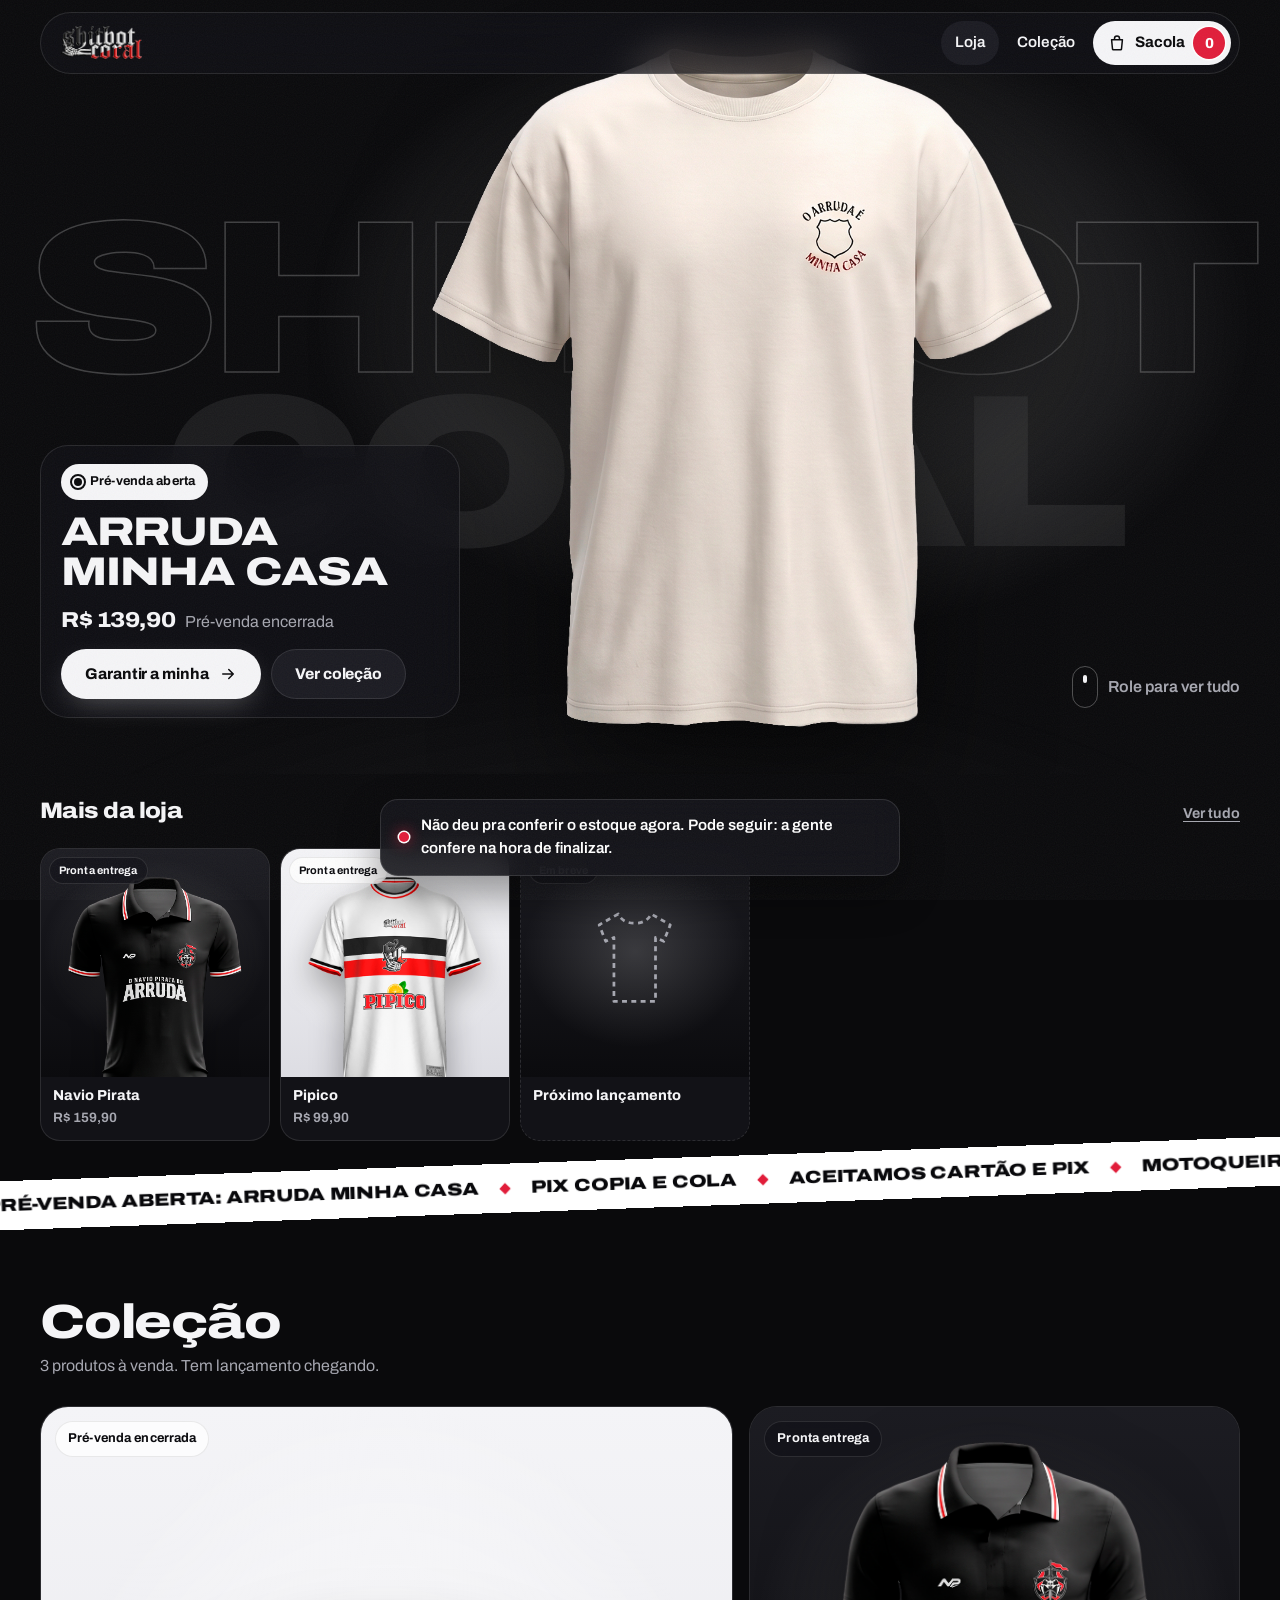
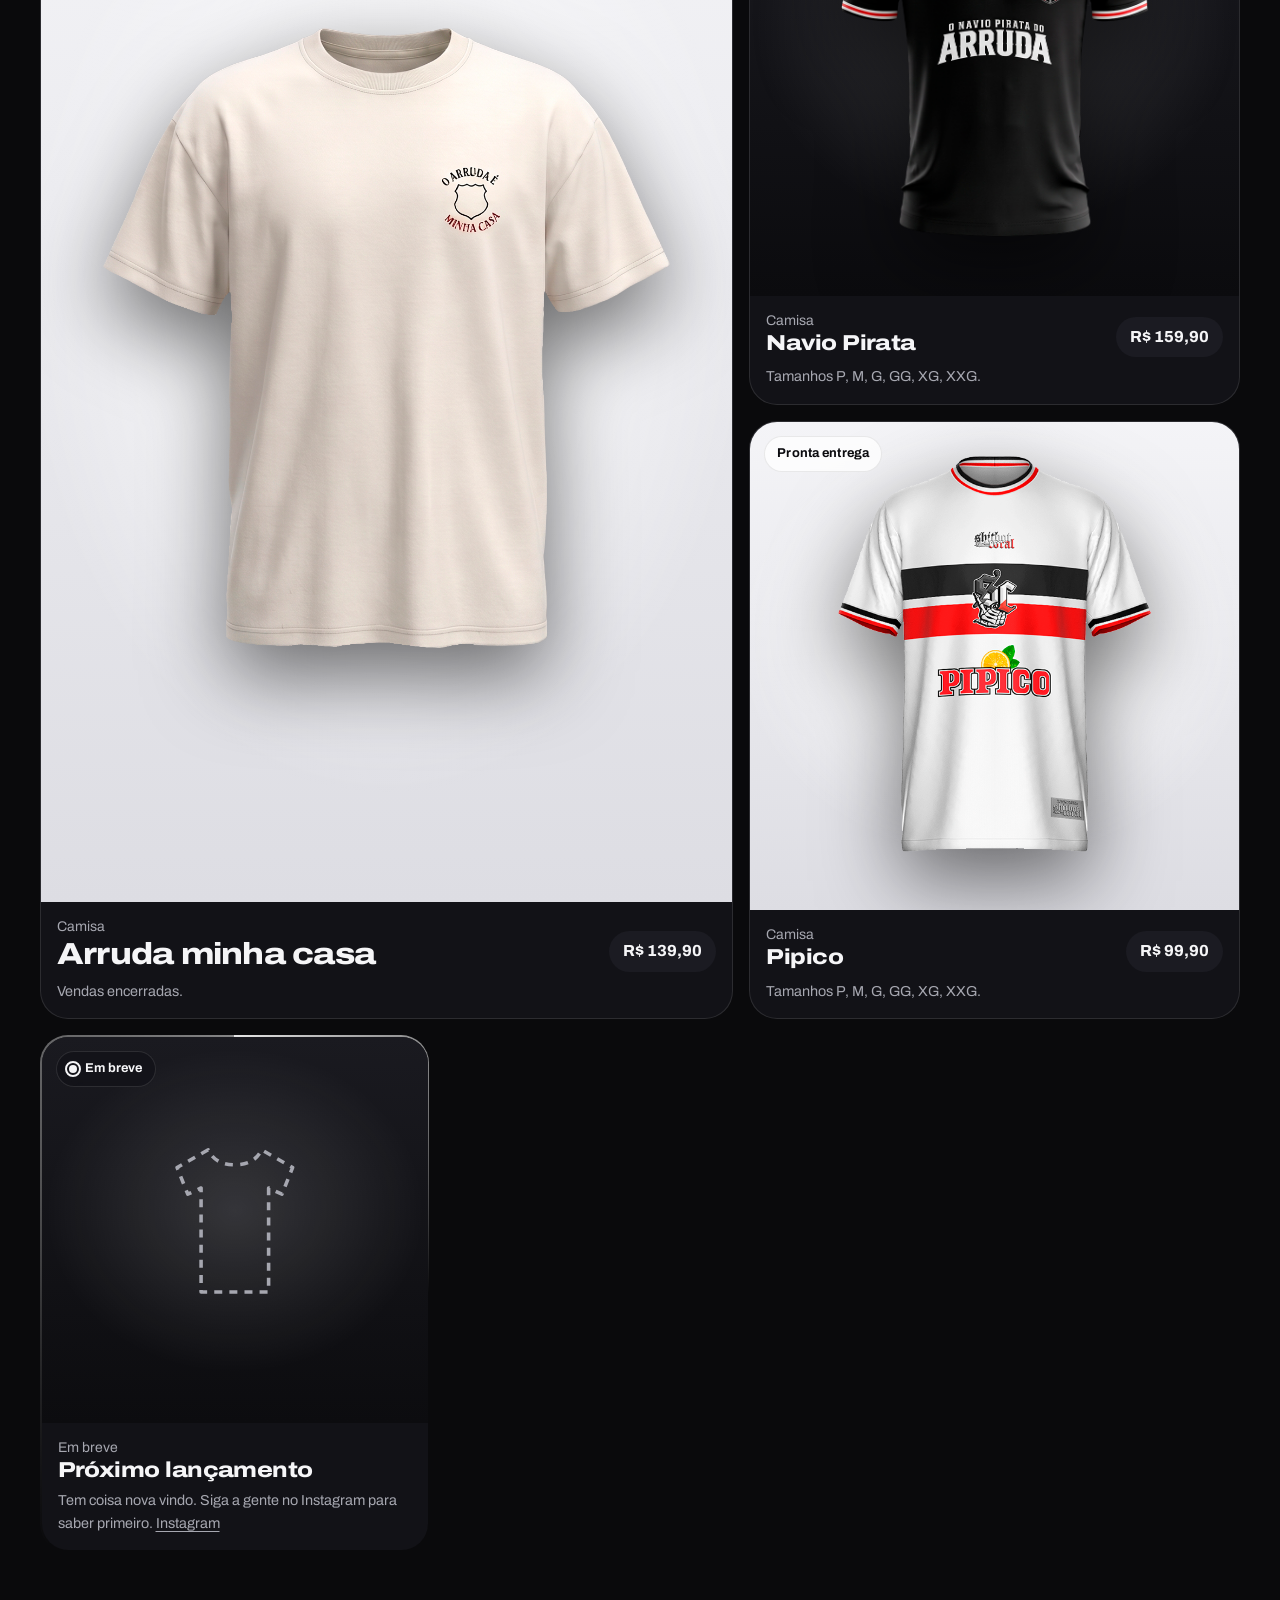
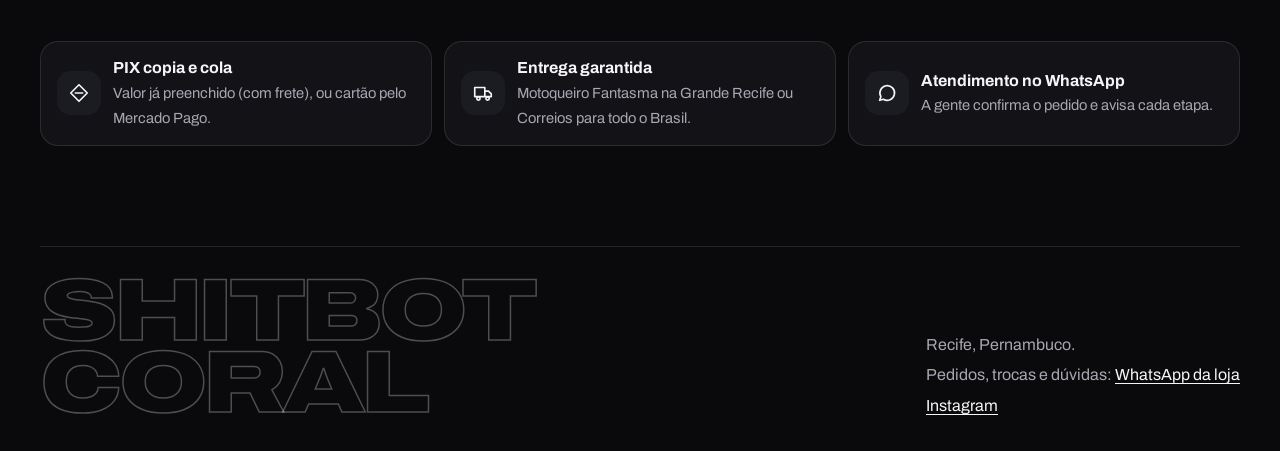
<file: loja/index.html>
<!DOCTYPE html>
<html lang="pt-BR">
<head>
  <meta charset="UTF-8">
  <meta name="viewport" content="width=device-width, initial-scale=1, viewport-fit=cover">
  <title>Loja | Shitbot Coral</title>
  <meta name="description" content="Loja oficial da Shitbot Coral. Camisas de pronta entrega e pré-venda, com pagamento por PIX ou cartão.">
  <meta name="theme-color" content="#08080B">
  <meta name="color-scheme" content="dark light">
  <meta property="og:title" content="Loja | Shitbot Coral">
  <meta property="og:description" content="Camisas de pronta entrega e pré-venda. PIX ou cartão.">
  <meta property="og:image" content="https://shitbotcoral.com.br/loja/produtos/navio-pirata/1.png">
  <!-- ?v=6.8 nos arquivos abaixo: quando mudar algum, troque o número para o celular não usar a versão velha guardada -->
  <link rel="icon" href="img/sclogo.png" type="image/png">
  <link rel="preload" href="fontes/archivo-latin-wdth-normal.woff2" as="font" type="font/woff2" crossorigin>
  <!-- adianta a conexão com a planilha (o estoque chega mais rápido) -->
  <link rel="preconnect" href="https://script.google.com">
  <link rel="preconnect" href="https://script.googleusercontent.com" crossorigin>
  <link rel="stylesheet" href="css/loja.css?v=6.8">
</head>
<body data-tema="escuro">
  <a class="pular" href="#conteudo">Pular para o conteúdo</a>

  <header class="topo" id="topo">
    <div class="topo-pilula">
      <a class="marca" href="#/" aria-label="Shitbot Coral, ir para o início da loja">
        <img class="marca-logo" src="img/logo.png" alt="" width="120" height="36">
        <span class="marca-txt">Shitbot <b>Coral</b></span>
      </a>
      <nav class="topo-nav" aria-label="Principal">
        <a href="#/" class="topo-link" data-rota="vitrine" data-t="topo.loja">Loja</a>
        <a href="#/" class="topo-link" data-ir="colecao" data-t="topo.colecao">Coleção</a>
        <button type="button" class="sacola-btn" id="sacola-btn" aria-haspopup="dialog" aria-controls="sacola" aria-expanded="false">
          <svg viewBox="0 0 24 24" width="20" height="20" aria-hidden="true" focusable="false"><path d="M5.5 8h13l-1.1 11.2a1 1 0 0 1-1 .8H7.6a1 1 0 0 1-1-.8L5.5 8Z" fill="none" stroke="currentColor" stroke-width="1.8" stroke-linejoin="round"/><path d="M9 8V6.5a3 3 0 0 1 6 0V8" fill="none" stroke="currentColor" stroke-width="1.8"/></svg>
          <span class="sacola-rot" data-t="topo.sacola">Sacola</span>
          <span class="sacola-qtd" id="sacola-qtd" aria-label="0 itens">0</span>
        </button>
      </nav>
    </div>
  </header>

  <main id="conteudo" tabindex="-1"></main>

  <footer class="rodape">
    <div class="rodape-in">
      <div class="rodape-marca" aria-hidden="true">Shitbot<br>Coral</div>
      <div class="rodape-col">
        <p data-t="rodape.cidade">Recife, Pernambuco.</p>
        <p><span data-t="rodape.contato">Pedidos, trocas e dúvidas:</span> <a class="js-whats" href="#" data-t="rodape.whatsapp">WhatsApp da loja</a></p>
        <p><a class="js-insta" href="#" data-t="rodape.instagram">Instagram</a></p>
      </div>
    </div>
  </footer>

  <!-- Sacola: gaveta lateral no computador, folha de baixo no celular -->
  <div class="veu" id="veu" hidden></div>
  <div class="sacola" id="sacola" role="dialog" aria-modal="true" aria-labelledby="sacola-titulo" hidden>
    <div class="sacola-alca" aria-hidden="true"></div>
    <div class="sacola-topo">
      <h2 id="sacola-titulo" data-t="sacola.titulo">Sacola</h2>
      <button type="button" class="btn-icone" id="sacola-fechar" aria-label="Fechar sacola">
        <svg viewBox="0 0 24 24" width="20" height="20" aria-hidden="true" focusable="false"><path d="M6 6l12 12M18 6 6 18" stroke="currentColor" stroke-width="2" stroke-linecap="round"/></svg>
      </button>
    </div>
    <div class="sacola-corpo" id="sacola-corpo"></div>
    <div class="sacola-pe" id="sacola-pe"></div>
  </div>

  <!-- Avisos: lidos pelo leitor de tela e mostrados na tela -->
  <div class="avisos" id="avisos" role="status" aria-live="polite" aria-atomic="true"></div>

  <noscript><p class="sem-js">A loja precisa do JavaScript ligado para funcionar. Se preferir, chame a gente no WhatsApp: (81) 99446-5372.</p></noscript>

  <script src="js/config.js?v=6.8"></script>
  <script src="js/textos.js?v=6.8"></script>
  <script src="js/produtos.js?v=6.8"></script>
  <script src="js/vendor/qrcode.js?v=6.8"></script>
  <script src="js/app.js?v=6.8"></script>
</body>
</html>
</file>
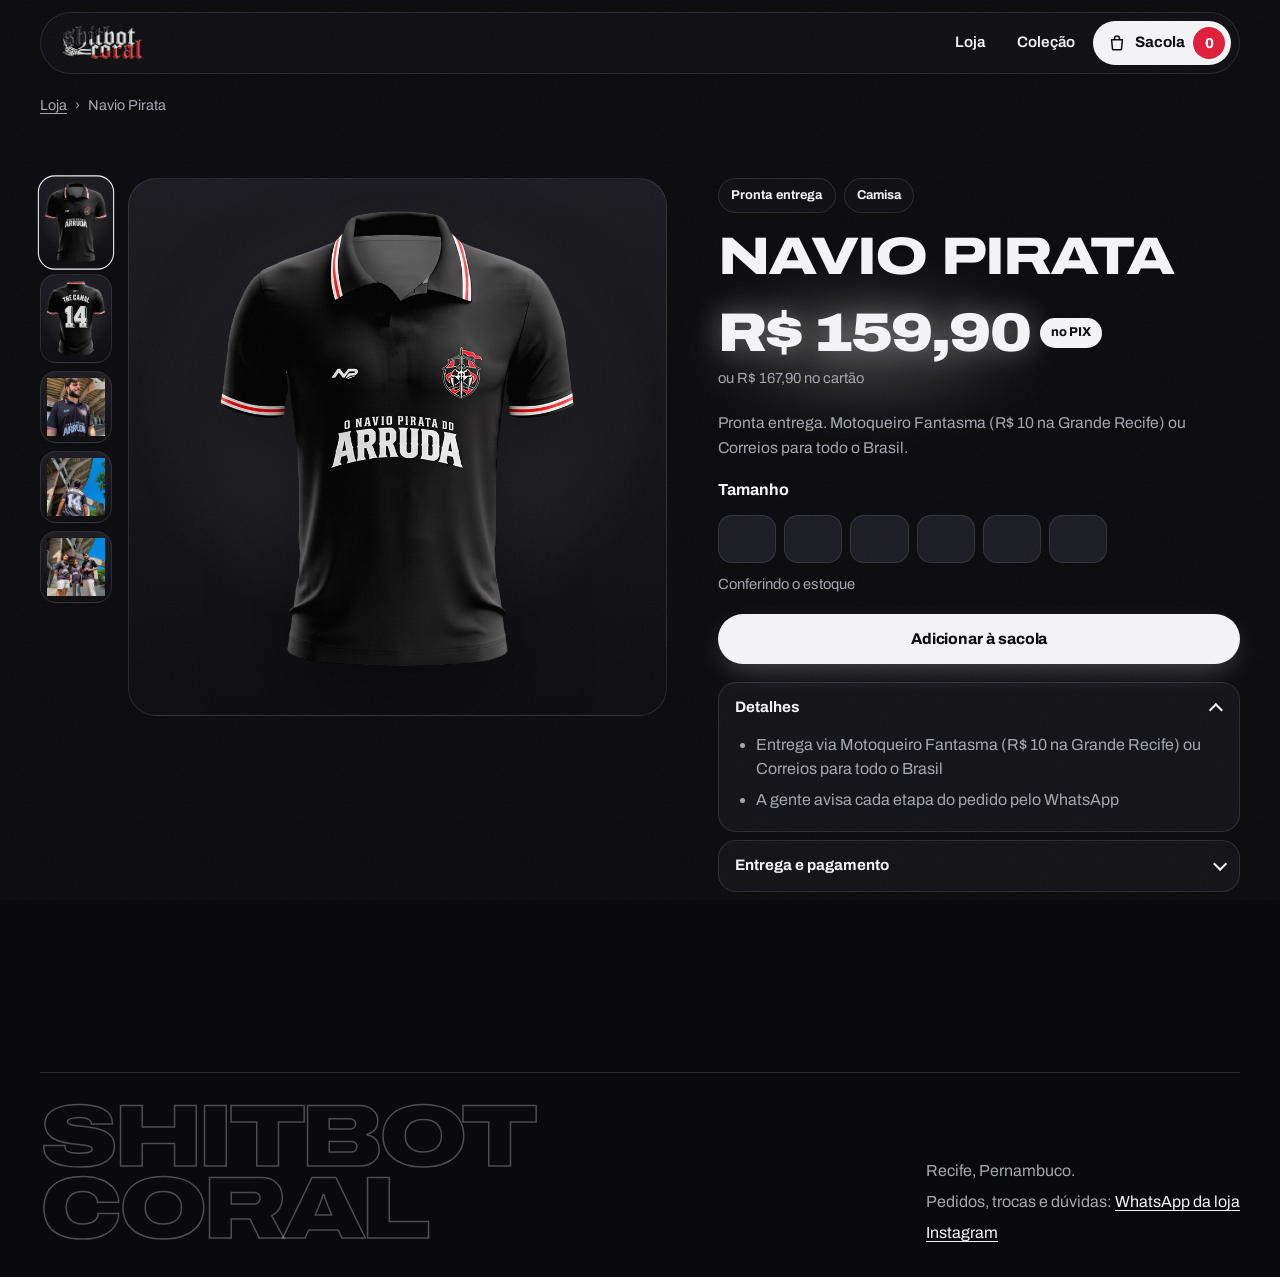
<file: loja/navio-pirata.html>
<!DOCTYPE html>
<html lang="pt-BR">
<head>
  <meta charset="UTF-8">
  <meta name="viewport" content="width=device-width, initial-scale=1">
  <title>Navio Pirata do Arruda | Shitbot Coral</title>
  <!-- Endereço antigo: leva para a página nova do produto -->
  <meta http-equiv="refresh" content="0; url=index.html#/p/navio-pirata">
  <script>location.replace("index.html#/p/navio-pirata");</script>
</head>
<body>
  <p>A loja mudou de endereço. <a href="index.html#/p/navio-pirata">Ir para a Navio Pirata do Arruda</a>.</p>
</body>
</html>
</file>
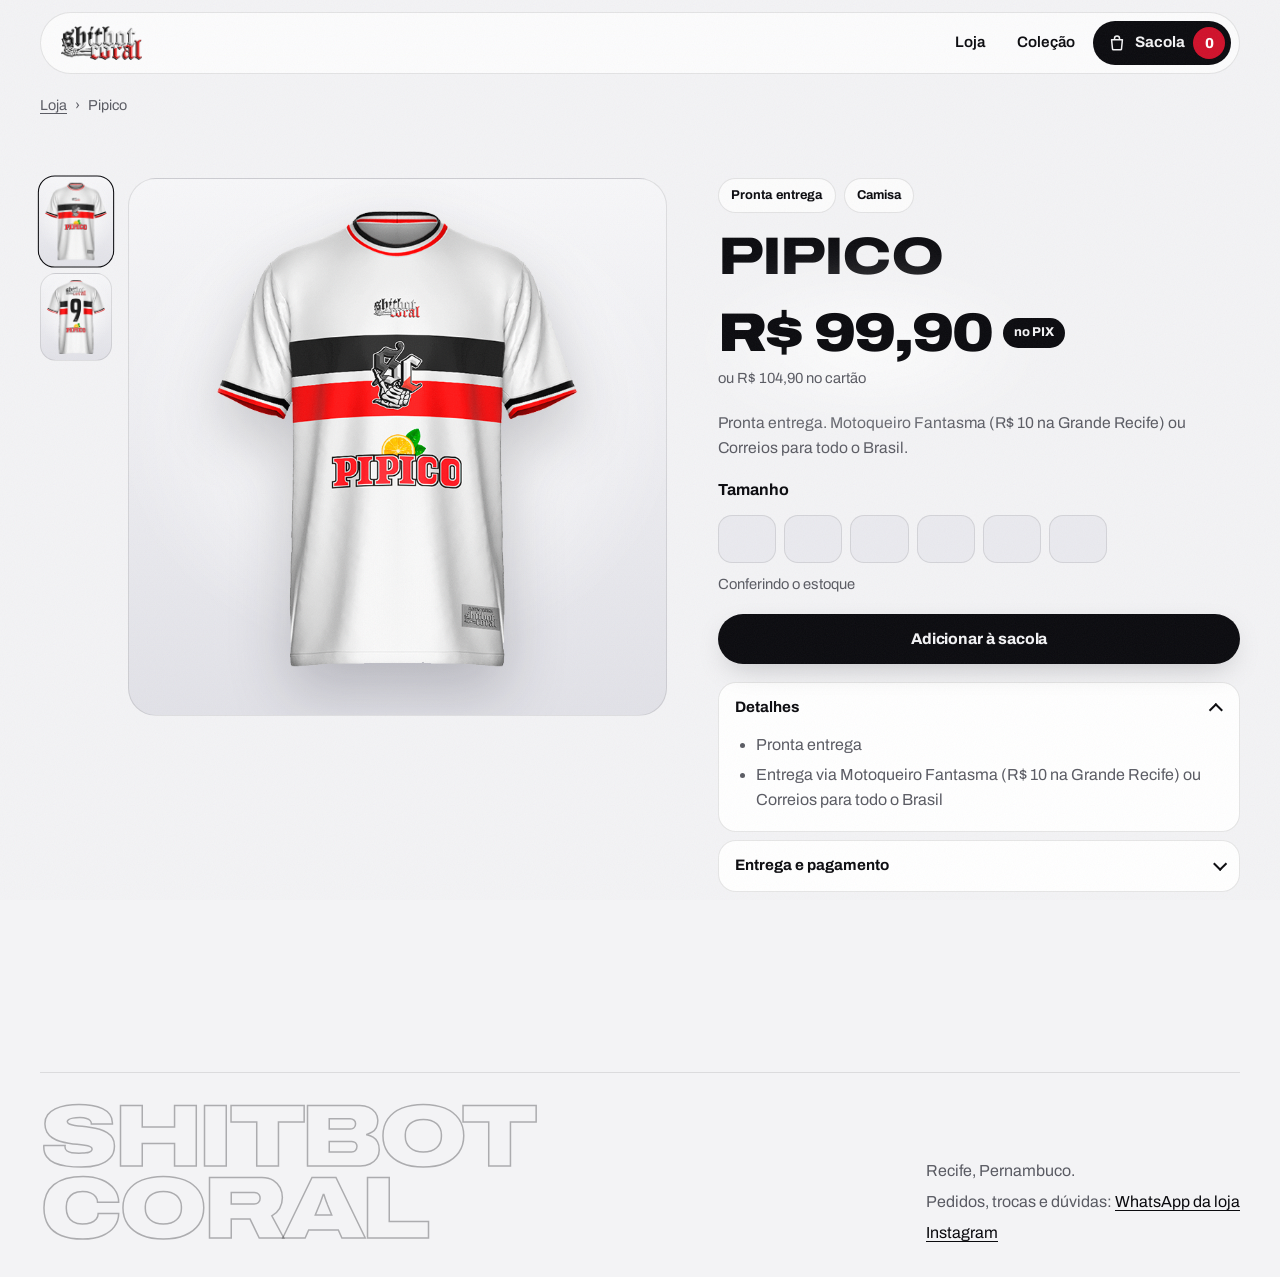
<file: loja/pipico.html>
<!DOCTYPE html>
<html lang="pt-BR">
<head>
  <meta charset="UTF-8">
  <meta name="viewport" content="width=device-width, initial-scale=1">
  <title>Camisa Pipico | Shitbot Coral</title>
  <!-- Endereço antigo: leva para a página nova do produto -->
  <meta http-equiv="refresh" content="0; url=index.html#/p/pipico">
  <script>location.replace("index.html#/p/pipico");</script>
</head>
<body>
  <p>A loja mudou de endereço. <a href="index.html#/p/pipico">Ir para a Camisa Pipico</a>.</p>
</body>
</html>
</file>
<file: loja/css/loja.css>
/* ==========================================================================
   SHITBOT CORAL — Loja (v2: noite de jogo)
   Escuro por padrão, palco claro para produtos de tema "claro".
   Regra da marca: vermelho não encosta direto no preto (contorno branco).
   Acessibilidade conforme ABNT NBR 17225:2025.
   ========================================================================== */

@font-face {
  font-family: "Archivo";
  src: url("../fontes/archivo-latin-wdth-normal.woff2") format("woff2");
  font-weight: 100 900;
  font-stretch: 62% 125%;
  font-display: swap;
}

:root {
  --f: "Archivo", system-ui, -apple-system, "Segoe UI", Roboto, sans-serif;
  --r-g: 28px;
  --r-m: 18px;
  --r-p: 12px;
  --gutter: clamp(16px, 4vw, 40px);
  --max: 1280px;
  --mola: cubic-bezier(.34, 1.56, .64, 1);
  --suave: cubic-bezier(.22, 1, .36, 1);
  --branco: #FFFFFF;
  --preto: #08080B;
  --verde: #22C55E;
  --whats: #128C4B;
}

/* Tema escuro (padrão) */
[data-tema="escuro"] {
  --fundo: #0A0A0C;
  --sup: #121217;
  --sup-2: #1B1B22;
  --sup-3: #26262F;
  --vidro: rgba(18, 18, 23, .66);
  --linha: rgba(255, 255, 255, .11);
  --linha-forte: rgba(255, 255, 255, .28);
  --texto: #F5F5F7;
  --texto-2: #A6A7B0;          /* 8,4:1 sobre o fundo */
  --coral: #E11D3A;            /* texto branco sobre ele: 6:1 */
  --coral-brilho: rgba(225, 29, 58, .45);
  --anel-coral: 0 0 0 1.5px rgba(255, 255, 255, .9);   /* vermelho nunca encosta no preto */
  --foco: #FFFFFF;
  --palco: radial-gradient(70% 60% at 50% 45%, rgba(255, 255, 255, .14), transparent 70%), linear-gradient(180deg, #1A1A20, #0C0C0F);
  --sombra-foto: drop-shadow(0 30px 40px rgba(0, 0, 0, .55));
  --brilho: rgba(255, 255, 255, .35);
  color-scheme: dark;
}

/* Tema claro (palco do Pipico) */
[data-tema="claro"] {
  --fundo: #F3F3F5;
  --sup: #FFFFFF;
  --sup-2: #EAEAEF;
  --sup-3: #DCDCE3;
  --vidro: rgba(255, 255, 255, .72);
  --linha: rgba(10, 10, 14, .1);
  --linha-forte: rgba(10, 10, 14, .3);
  --texto: #0B0B0F;
  --texto-2: #5A5B63;          /* 6,4:1 sobre o fundo */
  --coral: #D0112B;            /* 5,4:1 sobre branco */
  --coral-brilho: rgba(208, 17, 43, .28);
  --anel-coral: 0 0 0 0 transparent;
  --foco: #0B0B0F;
  --palco: radial-gradient(70% 60% at 50% 45%, #FFFFFF, transparent 75%), linear-gradient(180deg, #F7F7F9, #E2E2E8);
  --sombra-foto: drop-shadow(0 26px 30px rgba(20, 20, 30, .22));
  --brilho: rgba(10, 10, 14, .25);
  color-scheme: light;
}

*, *::before, *::after { box-sizing: border-box; }
html { -webkit-text-size-adjust: 100%; scroll-padding-top: 96px; overflow-x: clip; }
body { overflow-x: clip; }
body {
  margin: 0; min-height: 100vh; display: flex; flex-direction: column;
  background: var(--fundo); color: var(--texto);
  font-family: var(--f); font-size: 1rem; line-height: 1.55; font-stretch: 100%;
  -webkit-font-smoothing: antialiased;
  transition: background-color .5s var(--suave), color .5s var(--suave);
}
img { max-width: 100%; display: block; }
a { color: inherit; text-underline-offset: .2em; }
button, input { font: inherit; color: inherit; }
button { cursor: pointer; -webkit-tap-highlight-color: transparent; }
h1, h2, h3 { margin: 0; font-stretch: 125%; font-weight: 820; letter-spacing: -.025em; line-height: 1; }
p { margin: 0; }
[hidden] { display: none !important; }
::selection { background: var(--coral); color: #fff; }

:focus-visible { outline: 2px solid var(--foco); outline-offset: 3px; border-radius: 6px; }
main:focus { outline: none; }

.pular {
  position: fixed; left: 16px; top: -80px; z-index: 200;
  background: var(--branco); color: var(--preto); padding: 12px 18px; border-radius: 999px; font-weight: 700;
}
.pular:focus { top: 16px; }
.so-leitor { position: absolute !important; width: 1px; height: 1px; overflow: hidden; clip: rect(0 0 0 0); clip-path: inset(50%); white-space: nowrap; }

/* Grão sutil por cima de tudo (textura de impressão) */
body::after {
  content: ""; position: fixed; inset: 0; z-index: 150; pointer-events: none; opacity: .05;
  background-image: url("data:image/svg+xml;utf8,<svg xmlns='http://www.w3.org/2000/svg' width='160' height='160'><filter id='n'><feTurbulence type='fractalNoise' baseFrequency='.9' numOctaves='2' stitchTiles='stitch'/></filter><rect width='100%' height='100%' filter='url(%23n)'/></svg>");
}

/* ---------- Topo flutuante ---------- */
.topo { position: fixed; top: 0; left: 0; right: 0; z-index: 60; padding: 12px var(--gutter) 0; pointer-events: none; }
.topo-pilula {
  pointer-events: auto;
  max-width: var(--max); margin: 0 auto; display: flex; align-items: center; justify-content: space-between; gap: 12px;
  padding: 8px 8px 8px 20px; border-radius: 999px;
  background: var(--vidro); border: 1px solid var(--linha);
  -webkit-backdrop-filter: blur(18px) saturate(1.5); backdrop-filter: blur(18px) saturate(1.5);
  transition: padding .4s var(--suave), max-width .5s var(--suave), background-color .5s;
}
.topo.rolado .topo-pilula { max-width: 760px; padding-top: 6px; padding-bottom: 6px; }
.marca { display: flex; align-items: center; text-decoration: none; min-height: 44px; }
.marca-logo { display: none; height: 34px; width: auto; }
.marca.com-logo .marca-logo { display: block; }
.marca.com-logo .marca-txt { display: none; }
.marca-txt { font-stretch: 125%; font-weight: 850; font-size: 1.05rem; letter-spacing: -.02em; text-transform: uppercase; }
.marca-txt b { color: var(--coral); font-weight: 850; }
[data-tema="escuro"] .marca-txt b { color: #FF4D63; }
.topo-nav { display: flex; align-items: center; gap: 4px; }
.topo-link {
  text-decoration: none; font-weight: 600; font-size: .95rem; padding: 10px 14px; min-height: 44px;
  display: inline-flex; align-items: center; border-radius: 999px; transition: background-color .2s;
}
.topo-link:hover { background: var(--sup-2); }
.topo-link[aria-current="page"] { background: var(--sup-2); }
.sacola-btn {
  display: inline-flex; align-items: center; gap: 8px; min-height: 44px; padding: 6px 6px 6px 14px;
  border: 0; border-radius: 999px; background: var(--texto); color: var(--fundo); font-weight: 700; font-size: .95rem;
  transition: transform .25s var(--mola);
}
.sacola-btn:hover { transform: scale(1.04); }
.sacola-btn:active { transform: scale(.95); }
.sacola-qtd {
  min-width: 32px; height: 32px; padding: 0 8px; border-radius: 999px; display: inline-grid; place-items: center;
  background: var(--coral); color: #fff; font-weight: 800; font-size: .9rem; box-shadow: var(--anel-coral);
}
.sacola-qtd.pulo { animation: pulo .6s var(--mola); }
@keyframes pulo { 0% { transform: scale(1); } 30% { transform: scale(1.5); } 100% { transform: scale(1); } }
@media (max-width: 560px) {
  .topo-link { display: none; }
  .sacola-rot { position: absolute; width: 1px; height: 1px; overflow: hidden; clip-path: inset(50%); }
  .sacola-btn { padding-left: 12px; }
}

/* ---------- Botões ---------- */
.btn {
  --b-fundo: var(--texto); --b-texto: var(--fundo);
  position: relative; display: inline-flex; align-items: center; justify-content: center; gap: 10px;
  min-height: 50px; padding: 12px 24px; border: 0; border-radius: 999px;
  background: var(--b-fundo); color: var(--b-texto);
  font-weight: 750; font-size: .97rem; letter-spacing: -.005em; text-decoration: none; line-height: 1.1;
  transition: transform .3s var(--mola), box-shadow .3s, background-color .25s, opacity .2s;
  will-change: transform;
}
.btn:hover { transform: translateY(-2px); }
.btn:active { transform: scale(.96); }
.btn .seta { transition: transform .3s var(--mola); }
.btn:hover .seta { transform: translateX(4px); }
.btn-principal { --b-fundo: var(--texto); --b-texto: var(--fundo); box-shadow: 0 10px 30px -10px var(--brilho); }
.btn-principal:hover { box-shadow: 0 16px 44px -8px var(--brilho); }
.btn-vidro { --b-fundo: var(--sup-2); --b-texto: var(--texto); box-shadow: inset 0 0 0 1px var(--linha); }
.btn-whats { --b-fundo: var(--whats); --b-texto: #fff; }
.btn-larga { width: 100%; }
.btn[disabled] { opacity: .4; cursor: not-allowed; transform: none; box-shadow: none; }
.btn.ocupado::after {
  content: ""; width: 18px; height: 18px; border-radius: 50%;
  border: 2.5px solid currentColor; border-right-color: transparent; animation: gira .7s linear infinite;
}
@keyframes gira { to { transform: rotate(360deg); } }
.btn.feito { --b-fundo: var(--verde); --b-texto: #04110A; box-shadow: none; }
.btn-icone {
  width: 44px; height: 44px; display: inline-grid; place-items: center; border: 0; border-radius: 999px;
  background: var(--sup-2); color: inherit; transition: background-color .2s, transform .25s var(--mola);
}
.btn-icone:hover { background: var(--sup-3); transform: rotate(90deg); }
.link-btn { background: none; border: 0; padding: 10px 0; min-height: 44px; font-weight: 600; color: inherit; text-decoration: underline; text-underline-offset: .22em; }

.selo {
  display: inline-flex; align-items: center; gap: 8px; padding: 7px 12px; border-radius: 999px;
  font-size: .8rem; font-weight: 700; letter-spacing: .01em;
  background: var(--vidro); border: 1px solid var(--linha); color: var(--texto);
  -webkit-backdrop-filter: blur(10px); backdrop-filter: blur(10px);
}
.selo.coral { background: var(--coral); color: #fff; border-color: transparent; box-shadow: var(--anel-coral); }
.selo.claro { background: var(--texto); color: var(--fundo); border-color: transparent; }
.selo .ponto { width: 8px; height: 8px; border-radius: 50%; background: currentColor; position: relative; }
.selo .ponto::after { content: ""; position: absolute; inset: -4px; border-radius: 50%; border: 2px solid currentColor; animation: radar 1.8s ease-out infinite; }
@keyframes radar { from { transform: scale(.5); opacity: 1; } to { transform: scale(1.8); opacity: 0; } }

/* ---------- Capa (início da loja) ---------- */
.capa {
  position: relative; min-height: 100svh; overflow: hidden; isolation: isolate;
  display: grid; align-items: end; padding: 110px var(--gutter) clamp(28px, 5vw, 56px);
}
.capa-luz {
  position: absolute; inset: -20%; z-index: -2;
  background:
    radial-gradient(38% 42% at calc(58% + var(--mx, 0) * 4%) calc(44% + var(--my, 0) * 4%), rgba(255, 255, 255, .24), transparent 70%),
    radial-gradient(60% 50% at 50% 110%, rgba(255, 255, 255, .07), transparent 70%);
  filter: blur(10px);
  animation: respira 7s ease-in-out infinite alternate;
}
@keyframes respira { to { opacity: .7; transform: scale(1.06); } }
.capa-letreiro {
  position: absolute; inset: 0; z-index: -1; display: grid; align-content: center; justify-items: center;
  font-stretch: 125%; font-weight: 900; text-transform: uppercase; letter-spacing: -.045em; line-height: .8;
  font-size: clamp(3.4rem, 17vw, 15rem); white-space: nowrap; user-select: none;
  transform: translate3d(calc(var(--mx, 0) * -14px), calc(var(--my, 0) * -10px + var(--rolagem, 0) * .25px), 0);
}
.capa-letreiro span:first-child { color: transparent; -webkit-text-stroke: 1.5px rgba(255, 255, 255, .22); }
.capa-letreiro span:last-child { color: rgba(255, 255, 255, .07); }
.capa-foto {
  position: absolute; z-index: 0; left: 58%; top: 50%; width: min(52vw, 620px); aspect-ratio: 4 / 5;
  transform: translate(-50%, -50%) translate3d(calc(var(--mx, 0) * 18px), calc(var(--my, 0) * 14px + var(--rolagem, 0) * -.18px), 0)
             rotate(calc(var(--mx, 0) * 3deg)) scale(calc(1 - var(--rolagem, 0) * .0004));
  transition: transform .25s linear;
}
.capa-foto img { width: 100%; height: 100%; object-fit: contain; filter: drop-shadow(0 50px 60px rgba(0, 0, 0, .7)); animation: flutua 6s ease-in-out infinite; }
@keyframes flutua { 50% { transform: translateY(-14px) rotate(-1deg); } }
.capa-info {
  position: relative; z-index: 2; max-width: var(--max); width: 100%; margin: 0 auto;
  display: flex; flex-wrap: wrap; align-items: end; justify-content: space-between; gap: 20px;
}
.capa-cartao {
  display: grid; gap: 12px; padding: 18px 20px; border-radius: var(--r-g); max-width: 420px; width: 100%;
  background: var(--vidro); border: 1px solid var(--linha);
  -webkit-backdrop-filter: blur(22px) saturate(1.4); backdrop-filter: blur(22px) saturate(1.4);
}
.capa-cartao > .selo { justify-self: start; }
.capa-cartao h1 { font-size: clamp(1.5rem, 3.6vw, 2.5rem); text-transform: uppercase; }
.capa-preco { display: flex; align-items: baseline; gap: 10px; flex-wrap: wrap; color: var(--texto-2); }
.capa-preco strong { color: var(--texto); font-stretch: 112%; font-weight: 800; font-size: 1.35rem; letter-spacing: -.02em; }
.capa-acoes { display: flex; flex-wrap: wrap; gap: 10px; }
.capa-rolar { display: flex; align-items: center; gap: 10px; color: var(--texto-2); font-weight: 600; text-decoration: none; padding: 10px 0; }
.capa-rolar i { width: 26px; height: 42px; border-radius: 999px; border: 1.5px solid var(--linha-forte); position: relative; }
.capa-rolar i::after { content: ""; position: absolute; left: 50%; top: 8px; width: 4px; height: 8px; margin-left: -2px; border-radius: 4px; background: var(--texto); animation: rola 1.6s var(--suave) infinite; }
@keyframes rola { 0% { opacity: 0; transform: translateY(-4px); } 40% { opacity: 1; } 100% { opacity: 0; transform: translateY(12px); } }
@media (max-width: 720px) {
  .capa { min-height: 92svh; padding-top: 84px; }
  .capa-foto { width: 74vw; left: 50%; top: 34%; }
  .capa-rolar { display: none; }
  .capa-cartao { padding: 16px; gap: 10px; border-radius: 22px; }
  .capa-acoes .btn { flex: 1 1 auto; white-space: nowrap; padding-inline: 16px; }
}

/* ---------- Fita corrida ---------- */
.fita {
  position: relative; z-index: 3; margin: -10px -2vw 0; transform: rotate(-2deg);
  background: var(--branco); color: var(--preto); overflow: hidden;
}
.fita-trilho { display: flex; width: max-content; animation: corre 28s linear infinite; }
.fita:hover .fita-trilho { animation-play-state: paused; }
.fita span { display: inline-flex; align-items: center; gap: 22px; padding: 11px 11px; white-space: nowrap; font-stretch: 125%; font-weight: 850; text-transform: uppercase; font-size: clamp(.8rem, 1.6vw, 1.1rem); letter-spacing: -.01em; }
.fita span::after { content: ""; width: 8px; height: 8px; background: var(--coral); transform: rotate(45deg); }
@keyframes corre { to { transform: translateX(-50%); } }

/* ---------- Seções ---------- */
.secao { max-width: var(--max); width: 100%; margin: 0 auto; padding: clamp(44px, 7vw, 96px) var(--gutter) 0; }
.secao-cab { display: flex; flex-wrap: wrap; align-items: end; justify-content: space-between; gap: 18px; margin-bottom: 28px; }
.secao-cab h2 { font-size: clamp(1.7rem, 4.5vw, 3rem); }
.secao-cab p { color: var(--texto-2); margin-top: 8px; }

.filtros { display: inline-flex; gap: 4px; padding: 4px; border-radius: 999px; background: var(--sup); border: 1px solid var(--linha); }
.filtro { min-height: 44px; padding: 8px 18px; border: 0; border-radius: 999px; background: transparent; font-weight: 650; transition: background-color .25s, color .25s; }
.filtro[aria-pressed="true"] { background: var(--texto); color: var(--fundo); }

/* Grade em mosaico: o destaque ocupa mais espaço */
.grade { list-style: none; margin: 0; padding: 0; display: grid; gap: 16px; grid-template-columns: 1fr; }
@media (min-width: 680px) { .grade { grid-template-columns: repeat(2, 1fr); } }
@media (min-width: 1020px) {
  .grade { grid-template-columns: repeat(12, 1fr); grid-auto-flow: dense; }
  .grade > .card { grid-column: span 4; }
  .grade > .card.grande { grid-column: span 7; grid-row: span 2; }
  .grade > .card.grande ~ .card { grid-column: span 5; }
  .grade > .card.grande ~ .card ~ .card ~ .card { grid-column: span 4; }
}

.card { position: relative; border-radius: var(--r-g); background: var(--sup); border: 1px solid var(--linha); overflow: hidden; isolation: isolate; display: flex; flex-direction: column; transform-style: preserve-3d; transition: transform .5s var(--suave), border-color .3s; }
.card:hover { border-color: var(--linha-forte); }
.card-palco {
  position: relative; aspect-ratio: 1; overflow: hidden; background: var(--palco-card, var(--palco));
}
.card.grande .card-palco { flex: 1; aspect-ratio: auto; min-height: 380px; }
@media (max-width: 1019px) { .card.grande .card-palco { aspect-ratio: 1; min-height: 0; } }
.card[data-card-tema="claro"] { --palco-card: radial-gradient(70% 60% at 50% 45%, #FFFFFF, transparent 75%), linear-gradient(180deg, #F4F4F7, #DDDDE3); }
.card[data-card-tema="claro"] .selo.claro { background: #0B0B0F; color: #fff; }
.card[data-card-tema="escuro"] { --palco-card: radial-gradient(70% 60% at 50% 45%, rgba(255, 255, 255, .16), transparent 70%), linear-gradient(180deg, #1C1C22, #0B0B0E); }
.card-palco::before { /* luz que segue o cursor */
  content: ""; position: absolute; inset: 0; z-index: 1; pointer-events: none; opacity: 0; transition: opacity .3s;
  background: radial-gradient(380px circle at var(--px, 50%) var(--py, 50%), rgba(255, 255, 255, .16), transparent 60%);
}
.card:hover .card-palco::before { opacity: 1; }
.card-palco img { position: absolute; inset: 0; width: 100%; height: 100%; padding: 7% 9% 12%; object-fit: contain; filter: var(--sombra-foto); transition: transform .7s var(--suave), opacity .45s var(--suave); }
.card-palco img.cobrir { padding: 0; object-fit: cover; filter: none; }
.card-palco img.alt { opacity: 0; transform: scale(.96); }
.card:hover .card-palco img:not(.alt) { transform: scale(1.06) translateY(-6px); }
.card.tem-alt:hover .card-palco img:not(.alt) { opacity: 0; }
.card.tem-alt:hover .card-palco img.alt { opacity: 1; transform: scale(1.04) translateY(-6px); }
.card-selos { position: absolute; top: 14px; left: 14px; right: 14px; z-index: 2; display: flex; flex-wrap: wrap; gap: 6px; }
.card[data-card-tema="claro"] .selo:not(.claro) { --vidro: rgba(255, 255, 255, .75); --linha: rgba(0, 0, 0, .08); color: #0B0B0F; }

.card-info { display: flex; justify-content: space-between; align-items: end; gap: 12px; padding: 14px 16px 16px; }
.card-cat { font-size: .875rem; color: var(--texto-2); }
.card-nome { font-stretch: 118%; font-weight: 800; font-size: clamp(1.1rem, 1.8vw, 1.35rem); letter-spacing: -.025em; line-height: 1.05; }
.card.grande .card-nome { font-size: clamp(1.25rem, 2.4vw, 1.9rem); }
.card-preco { flex: none; padding: 8px 14px; border-radius: 999px; background: var(--sup-2); font-weight: 750; white-space: nowrap; }
.card-nota { padding: 0 16px 16px; margin-top: -8px; font-size: .9rem; color: var(--texto-2); }
.card-nota.alerta { color: var(--texto); font-weight: 700; }
.card-nota.alerta::before { content: ""; display: inline-block; width: 8px; height: 8px; border-radius: 50%; background: var(--coral); margin-right: 8px; box-shadow: var(--anel-coral); }

/* Link que cobre o card inteiro (os botões de compra rápida ficam por cima) */
.card-link { text-decoration: none; }
.card-link::after { content: ""; position: absolute; inset: 0; z-index: 3; border-radius: inherit; }
.card-link:focus-visible { outline: none; }
.card:has(.card-link:focus-visible) { outline: 2px solid var(--foco); outline-offset: 3px; }

/* Compra rápida: aparece no hover (computador) */
.rapida {
  position: absolute; left: 12px; right: 12px; bottom: 12px; z-index: 4;
  display: flex; align-items: center; gap: 6px; flex-wrap: wrap; padding: 8px; border-radius: 20px;
  background: var(--vidro); border: 1px solid var(--linha); -webkit-backdrop-filter: blur(16px); backdrop-filter: blur(16px);
  transform: translateY(calc(100% + 20px)); opacity: 0; transition: transform .45s var(--suave), opacity .3s;
}
.card[data-card-tema="claro"] .rapida { --vidro: rgba(255, 255, 255, .8); --linha: rgba(0, 0, 0, .08); color: #0B0B0F; --sup-2: #EAEAEF; }
.card:hover .rapida, .card:focus-within .rapida { transform: translateY(0); opacity: 1; }
.rapida p { font-size: .8rem; font-weight: 700; padding: 0 6px; flex-basis: 100%; }
.rapida button { flex: 1; min-width: 44px; min-height: 44px; border: 0; border-radius: 12px; background: var(--sup-2); font-weight: 750; transition: transform .25s var(--mola), background-color .2s; }
.rapida button:hover:not([aria-disabled="true"]) { background: var(--coral); color: #fff; transform: translateY(-2px); }
.rapida button[aria-disabled="true"] { opacity: .35; text-decoration: line-through; cursor: not-allowed; }
@media (hover: none) { .rapida { display: none; } }

/* Card "em breve": borda que gira */
.card-breve { border: 0; background: conic-gradient(from var(--giro, 0deg), rgba(255,255,255,.9), transparent 25%, transparent 60%, rgba(255,255,255,.5)); padding: 1.5px; animation: borda 5s linear infinite; }
.card-breve .card-dentro { border-radius: calc(var(--r-g) - 1.5px); background: var(--sup); height: 100%; display: flex; flex-direction: column; overflow: hidden; }
.card-breve .card-palco { display: grid; place-items: center; }
.card-breve .silhueta { width: 46%; color: var(--texto-2); filter: blur(.5px); animation: flutua 6s ease-in-out infinite; }
@property --giro { syntax: "<angle>"; inherits: false; initial-value: 0deg; }
@keyframes borda { to { --giro: 360deg; } }

/* Faixa de confiança */
.garantias { list-style: none; margin: 0; padding: 0; display: grid; gap: 12px; grid-template-columns: 1fr; }
@media (min-width: 760px) { .garantias { grid-template-columns: repeat(3, 1fr); } }
.garantias li { display: grid; grid-template-columns: 44px 1fr; gap: 12px; align-items: center; padding: 14px 16px; border-radius: var(--r-m); background: var(--sup); border: 1px solid var(--linha); }
.garantias svg { width: 44px; height: 44px; padding: 11px; border-radius: 14px; background: var(--sup-2); }
.garantias strong { display: block; }
.garantias span { color: var(--texto-2); font-size: .92rem; }

/* Entrada dos elementos ao rolar */
.js-revela { opacity: 0; transform: translateY(28px) scale(.98); transition: opacity .8s var(--suave), transform .8s var(--suave); transition-delay: var(--atraso, 0ms); }
.js-revela.visivel { opacity: 1; transform: none; }

/* ---------- Produto ---------- */
.produto {
  max-width: var(--max); width: 100%; margin: 0 auto; padding: 84px var(--gutter) 110px;
  display: grid; gap: clamp(16px, 4vw, 56px); grid-template-columns: 1fr;
}
@media (min-width: 960px) {
  .produto { grid-template-columns: minmax(0, 1.2fr) minmax(0, 1fr); padding-bottom: 80px; }
  .produto-info { position: sticky; top: 96px; align-self: start; }
}
.migalhas { grid-column: 1 / -1; font-size: .9rem; color: var(--texto-2); }
.migalhas ol { list-style: none; margin: 0; padding: 0; display: flex; align-items: center; flex-wrap: wrap; gap: 8px; }
.migalhas li + li::before { content: "›"; margin-right: 8px; }
.migalhas a { display: inline-block; padding: 10px 0; }

.galeria { display: grid; gap: 12px; }
@media (min-width: 960px) { .galeria { grid-template-columns: 76px 1fr; align-items: start; } .galeria-miniaturas { order: -1; flex-direction: column; } }
.galeria-trilho {
  position: relative; display: flex; overflow-x: auto; scroll-snap-type: x mandatory; scrollbar-width: none;
  border-radius: var(--r-g); background: var(--palco); border: 1px solid var(--linha);
}
.galeria-trilho::-webkit-scrollbar { display: none; }
.galeria-trilho figure { margin: 0; flex: 0 0 100%; scroll-snap-align: start; aspect-ratio: 1; position: relative; overflow: hidden; }
.galeria-trilho img { width: 100%; height: 100%; object-fit: contain; padding: 6% 8% 9%; filter: var(--sombra-foto); transition: transform .5s var(--suave); }
.galeria-trilho img.cobrir { object-fit: cover; padding: 0; filter: none; }
.galeria-trilho figure.zoom img { transform: scale(1.8); cursor: zoom-out; }
.galeria-trilho figure img { cursor: zoom-in; }
.galeria-miniaturas { display: flex; gap: 8px; }
.mini { width: 72px; aspect-ratio: 1; padding: 6px; border-radius: 16px; border: 1.5px solid var(--linha); background: var(--palco); transition: border-color .2s, transform .3s var(--mola); }
.mini img { width: 100%; height: 100%; object-fit: contain; }
.mini[aria-current="true"] { border-color: var(--texto); transform: scale(1.06); }
.pontos { display: flex; justify-content: center; gap: 6px; }
.pontos i { width: 8px; height: 8px; border-radius: 999px; background: var(--linha-forte); transition: width .35s var(--suave), background-color .3s; }
.pontos i.on { width: 26px; background: var(--texto); }
@media (min-width: 960px) { .pontos { display: none; } }

.produto-info { display: flex; flex-direction: column; gap: 18px; }
.produto-selos { display: flex; flex-wrap: wrap; gap: 8px; }
.produto-nome { font-size: clamp(1.8rem, 4.6vw, 3.3rem); text-transform: uppercase; letter-spacing: -.035em; }
.preco-destaque { position: relative; isolation: isolate; display: grid; gap: 6px; justify-items: start; padding: 4px 0; }
.preco-destaque::before { /* brilho atrás do preço */
  content: ""; position: absolute; z-index: -1; left: -30px; top: 50%; width: min(360px, 90%); height: 150%;
  transform: translateY(-50%); border-radius: 50%; filter: blur(28px);
  background: radial-gradient(closest-side, var(--brilho-preco), transparent);
  animation: pulsa 4s ease-in-out infinite alternate;
}
[data-tema="escuro"] .preco-destaque { --brilho-preco: rgba(255, 255, 255, .26); }
[data-tema="claro"] .preco-destaque { --brilho-preco: rgba(255, 255, 255, 1); }
@keyframes pulsa { to { opacity: .6; transform: translateY(-50%) scale(1.08); } }
.preco-valor { display: flex; align-items: center; flex-wrap: wrap; gap: 10px; }
.preco-valor strong { font-stretch: 118%; font-weight: 900; font-size: clamp(2.3rem, 7vw, 3.4rem); letter-spacing: -.035em; line-height: 1; }
[data-tema="escuro"] .preco-valor strong { text-shadow: 0 0 28px rgba(255, 255, 255, .35); }
.preco-pix { padding: 5px 11px; border-radius: 999px; background: var(--texto); color: var(--fundo); font-size: .8rem; font-weight: 750; }
.preco-cartao { font-size: .92rem; color: var(--texto-2); }
.produto-resumo { color: var(--texto-2); font-size: .98rem; max-width: 54ch; }

.infos { display: grid; grid-template-columns: repeat(auto-fit, minmax(140px, 1fr)); gap: 8px; }
.infos div { padding: 14px 16px; border-radius: var(--r-m); background: var(--sup); border: 1px solid var(--linha); }
.infos dt { font-size: .82rem; color: var(--texto-2); }
.infos dd { margin: 2px 0 0; font-weight: 750; font-size: 1.05rem; font-variant-numeric: tabular-nums; }
.infos dl { display: contents; }

.tamanhos fieldset { border: 0; margin: 0; padding: 0; min-width: 0; }
.tamanhos legend { padding: 0; margin-bottom: 12px; width: 100%; display: flex; justify-content: space-between; align-items: center; font-weight: 700; }
.tam-grade { display: grid; grid-template-columns: repeat(auto-fill, minmax(58px, 1fr)); gap: 8px; }
.tam {
  position: relative; min-height: 48px; border-radius: 14px; border: 1.5px solid var(--linha); background: var(--sup);
  font-weight: 750; font-size: .98rem; transition: transform .3s var(--mola), background-color .2s, color .2s, border-color .2s;
}
.tam:hover:not([aria-disabled="true"]) { border-color: var(--linha-forte); transform: translateY(-2px); }
.tam[aria-pressed="true"] { background: var(--texto); color: var(--fundo); border-color: var(--texto); transform: scale(1.04); }
.tam[aria-disabled="true"] { color: var(--texto-2); opacity: .45; cursor: not-allowed; text-decoration: line-through; text-decoration-thickness: 2px; }
.tam.carregando { color: transparent; background: linear-gradient(100deg, var(--sup) 30%, var(--sup-3) 50%, var(--sup) 70%) 0 0 / 300% 100%; animation: brilho 1.3s linear infinite; cursor: progress; opacity: 1; text-decoration: none; }
@keyframes brilho { from { background-position: 100% 0; } to { background-position: -100% 0; } }
.tam-resta {
  position: absolute; top: -8px; right: -6px; min-width: 22px; height: 22px; padding: 0 6px; border-radius: 999px;
  display: grid; place-items: center; background: var(--coral); color: #fff; font-size: .72rem; font-weight: 800; box-shadow: var(--anel-coral);
}
.tam-nota { margin-top: 10px; font-size: .92rem; color: var(--texto-2); min-height: 1.5em; }
.tam-nota.alerta { color: var(--texto); font-weight: 700; }
.acoes-produto { display: grid; gap: 10px; }

.contagem { display: flex; gap: 6px; }
.contagem span { min-width: 54px; padding: 8px 6px; border-radius: 12px; background: var(--sup-2); text-align: center; font-variant-numeric: tabular-nums; font-weight: 800; line-height: 1.1; }
.contagem small { display: block; font-size: .68rem; font-weight: 600; color: var(--texto-2); }

.sanfona { display: grid; gap: 8px; }
.sanfona details { border-radius: var(--r-m); background: var(--sup); border: 1px solid var(--linha); overflow: hidden; }
.sanfona summary { list-style: none; cursor: pointer; display: flex; justify-content: space-between; align-items: center; min-height: 50px; padding: 0 16px; font-weight: 700; font-size: .95rem; }
.sanfona summary::-webkit-details-marker { display: none; }
.sanfona summary::after { content: ""; width: 10px; height: 10px; border-right: 2px solid currentColor; border-bottom: 2px solid currentColor; transform: rotate(45deg) translateY(-3px); transition: transform .35s var(--mola); }
.sanfona details[open] summary::after { transform: rotate(-135deg) translateY(-3px); }
.sanfona .conteudo { padding: 0 18px 18px; color: var(--texto-2); }
.sanfona details[open] .conteudo { animation: abre .4s var(--suave); }
@keyframes abre { from { opacity: 0; transform: translateY(-6px); } }
.sanfona ul { margin: 0; padding-left: 1.2em; display: grid; gap: 6px; }
.tabela-medidas { width: 100%; border-collapse: collapse; font-variant-numeric: tabular-nums; color: var(--texto); }
.tabela-medidas caption { text-align: left; color: var(--texto-2); font-size: .9rem; padding-bottom: 8px; }
.tabela-medidas th, .tabela-medidas td { padding: 10px; text-align: center; border-bottom: 1px solid var(--linha); }
.tabela-medidas thead th { color: var(--texto-2); font-weight: 600; }

/* Barra fixa de compra no celular */
.barra-compra {
  position: fixed; left: 12px; right: 12px; bottom: calc(12px + env(safe-area-inset-bottom)); z-index: 55;
  display: flex; align-items: center; justify-content: space-between; gap: 12px; padding: 8px 8px 8px 20px; border-radius: 999px;
  background: var(--vidro); border: 1px solid var(--linha); -webkit-backdrop-filter: blur(18px) saturate(1.4); backdrop-filter: blur(18px) saturate(1.4);
  transform: translateY(calc(100% + 30px)); transition: transform .5s var(--suave);
}
.barra-compra.on { transform: translateY(0); }
.bc-preco { font-weight: 800; font-size: 1.15rem; line-height: 1.1; }
.bc-tam { font-size: .8rem; color: var(--texto-2); }
.barra-compra .btn { min-height: 48px; padding: 10px 22px; }
@media (min-width: 960px) { .barra-compra { display: none; } }

.voando { position: fixed; z-index: 120; pointer-events: none; object-fit: contain; filter: drop-shadow(0 14px 20px rgba(0, 0, 0, .5)); }

/* ---------- Sacola ---------- */
.veu { position: fixed; inset: 0; z-index: 90; background: rgba(0, 0, 0, .5); -webkit-backdrop-filter: blur(4px); backdrop-filter: blur(4px); opacity: 0; transition: opacity .35s; }
.veu.on { opacity: 1; }
.sacola {
  position: fixed; z-index: 100; display: flex; flex-direction: column;
  top: 12px; right: 12px; bottom: 12px; width: min(440px, calc(100% - 24px)); border-radius: var(--r-g);
  background: var(--sup); color: var(--texto); border: 1px solid var(--linha);
  box-shadow: 0 30px 80px rgba(0, 0, 0, .5);
  transform: translateX(calc(100% + 24px)); transition: transform .55s var(--suave);
}
.sacola.on { transform: translateX(0); }
.sacola-alca { display: none; }
@media (max-width: 640px) {
  .sacola { top: auto; left: 0; right: 0; bottom: 0; width: 100%; max-height: 88svh; border-radius: var(--r-g) var(--r-g) 0 0; transform: translateY(100%); }
  .sacola.on { transform: translateY(0); }
  .sacola-alca { display: block; width: 44px; height: 5px; border-radius: 999px; background: var(--linha-forte); margin: 10px auto 0; }
}
.sacola-topo { display: flex; align-items: center; justify-content: space-between; padding: 16px 16px 8px 22px; }
.sacola-topo h2 { font-size: 1.4rem; }
.sacola-corpo { flex: 1; overflow-y: auto; padding: 0 16px; overscroll-behavior: contain; }
.sacola-pe { padding: 16px 22px calc(18px + env(safe-area-inset-bottom)); display: grid; gap: 12px; border-top: 1px solid var(--linha); }
.sacola-vazia { padding: 40px 6px; display: grid; gap: 16px; justify-items: start; color: var(--texto-2); }
.lista-itens { list-style: none; margin: 0; padding: 0; display: grid; gap: 8px; }
.item { display: grid; grid-template-columns: 72px 1fr; gap: 14px; padding: 10px; border-radius: 20px; background: var(--sup-2); animation: entra-item .5s var(--suave) both; }
@keyframes entra-item { from { opacity: 0; transform: translateX(30px); } }
.item.saindo { animation: sai .35s var(--suave) forwards; }
@keyframes sai { to { opacity: 0; transform: translateX(60px) scale(.95); } }
.item-foto { border-radius: 14px; overflow: hidden; background: var(--palco-item, var(--palco)); aspect-ratio: 1; }
.item-foto img { width: 100%; height: 100%; object-fit: contain; padding: 6px; }
.item-foto[data-t="claro"] { --palco-item: linear-gradient(180deg, #fff, #E2E2E8); }
.item-foto[data-t="escuro"] { --palco-item: linear-gradient(180deg, #24242C, #0E0E12); }
.item-nome { font-weight: 750; line-height: 1.2; }
.item-meta { font-size: .85rem; color: var(--texto-2); margin-top: 2px; }
.item-linha { display: flex; justify-content: space-between; align-items: center; margin-top: 8px; gap: 10px; }
.qtd { display: inline-flex; align-items: center; border-radius: 999px; background: var(--sup); border: 1px solid var(--linha); }
.qtd button { width: 40px; height: 40px; border: 0; border-radius: 999px; background: transparent; font-size: 1.2rem; font-weight: 600; }
.qtd button:hover:not(:disabled) { background: var(--sup-3); }
.qtd button:disabled { opacity: .3; cursor: not-allowed; }
.qtd output { min-width: 26px; text-align: center; font-weight: 800; }
.item-preco { font-weight: 800; }
.item-remover { font-size: .85rem; padding: 6px 0; min-height: 32px; color: var(--texto-2); }
.total-linha { display: flex; justify-content: space-between; align-items: baseline; }
.total-linha strong { font-stretch: 112%; font-weight: 800; font-size: 1.4rem; letter-spacing: -.02em; }
.nota { font-size: .9rem; color: var(--texto-2); }

/* ---------- Finalizar ---------- */
.checkout {
  max-width: var(--max); width: 100%; margin: 0 auto; padding: 88px var(--gutter) 64px;
  display: grid; gap: clamp(20px, 4vw, 48px); grid-template-columns: 1fr;
}
@media (min-width: 980px) { .checkout { grid-template-columns: minmax(0, 1.25fr) minmax(340px, .85fr); } .resumo { position: sticky; top: 96px; align-self: start; } }
.checkout h1 { font-size: clamp(1.6rem, 4.5vw, 2.8rem); text-transform: uppercase; }
.progresso { list-style: none; margin: 16px 0 20px; padding: 0; display: grid; grid-template-columns: repeat(3, 1fr); gap: 8px; }
.progresso li { font-size: .88rem; font-weight: 650; color: var(--texto-2); }
.progresso li::before { content: ""; display: block; height: 6px; border-radius: 999px; margin-bottom: 10px; background: linear-gradient(90deg, var(--texto) var(--enchido, 0%), var(--sup-3) var(--enchido, 0%)); transition: --enchido .8s var(--suave); }
.progresso li[data-estado="feita"] { color: var(--texto); --enchido: 100%; }
.progresso li[aria-current="step"] { color: var(--texto); font-weight: 800; }
.progresso li[aria-current="step"]::before { background: linear-gradient(90deg, var(--texto) var(--enchido, 0%), var(--sup-3) var(--enchido, 0%)); animation: enche .9s var(--suave) forwards; }
@property --enchido { syntax: "<percentage>"; inherits: false; initial-value: 0%; }
@keyframes enche { to { --enchido: 100%; } }
.progresso a { text-decoration: none; }

.painel { padding: clamp(18px, 3vw, 28px); border-radius: var(--r-g); background: var(--sup); border: 1px solid var(--linha); }
.form { display: grid; gap: 18px; }
.form h2 { font-size: clamp(1.25rem, 2.6vw, 1.7rem); }
.campo { display: grid; gap: 6px; }
.campo label, .campo .rotulo { font-weight: 700; font-size: .95rem; }
.campo .dica { font-size: .88rem; color: var(--texto-2); }
.campo input {
  min-height: 50px; padding: 10px 14px; width: 100%; border-radius: 14px;
  background: var(--sup-2); border: 1.5px solid transparent; font-size: 1.05rem;
  transition: border-color .2s, background-color .2s, box-shadow .2s;
}
.campo input:hover { border-color: var(--linha-forte); }
.campo input:focus-visible { outline: none; border-color: var(--texto); box-shadow: 0 0 0 4px var(--linha); background: var(--sup); }
.campo input[aria-invalid="true"] { border-color: var(--coral); box-shadow: 0 0 0 4px var(--coral-brilho); }
.erro { display: flex; gap: 8px; align-items: start; font-weight: 650; font-size: .9rem; color: var(--texto); }
.erro::before { content: "!"; flex: none; width: 20px; height: 20px; border-radius: 50%; display: grid; place-items: center; background: var(--coral); color: #fff; font-weight: 900; font-size: .75rem; margin-top: 1px; box-shadow: var(--anel-coral); }
.erro-resumo { padding: 16px 18px; border-radius: var(--r-m); background: var(--sup-2); border: 1.5px solid var(--coral); animation: treme .45s var(--suave); }
@keyframes treme { 20%, 60% { transform: translateX(-6px); } 40%, 80% { transform: translateX(6px); } }
.erro-resumo h2 { font-size: 1.15rem; font-stretch: 100%; letter-spacing: 0; margin-bottom: 6px; }
.erro-resumo ul { margin: 0; padding-left: 1.2em; }
.erro-resumo a { font-weight: 650; }
.linha-2 { display: grid; gap: 16px; grid-template-columns: 1fr; }
@media (min-width: 560px) { .linha-2 { grid-template-columns: 1fr 1fr; } .linha-2.estreita { grid-template-columns: 2fr 1fr; } }

.opcoes { display: grid; gap: 10px; border: 0; padding: 0; margin: 0; min-width: 0; }
.opcoes legend { font-weight: 700; margin-bottom: 10px; padding: 0; }
.opcao { position: relative; display: block; }
.opcao input { position: absolute; opacity: 0; inset: 0; width: 100%; height: 100%; margin: 0; cursor: pointer; z-index: 1; }
.opcao-caixa {
  display: grid; grid-template-columns: 26px 1fr auto; gap: 4px 14px; align-items: center;
  padding: 14px 16px; border-radius: var(--r-m); background: var(--sup-2); border: 1.5px solid transparent;
  transition: border-color .25s, background-color .25s, transform .3s var(--mola);
}
.opcao:hover .opcao-caixa { border-color: var(--linha-forte); }
.opcao-caixa::before { content: ""; width: 22px; height: 22px; border-radius: 50%; border: 2px solid var(--linha-forte); transition: border-width .25s var(--mola), border-color .2s; grid-row: span 2; }
.opcao input:checked + .opcao-caixa { border-color: var(--texto); background: var(--sup); }
.opcao input:checked + .opcao-caixa::before { border: 7px solid var(--texto); }
.opcao input:focus-visible + .opcao-caixa { outline: 2px solid var(--foco); outline-offset: 3px; }
.opcao-titulo { font-weight: 750; }
.opcao-desc { color: var(--texto-2); font-size: .9rem; grid-column: 2 / 4; }
.opcao-preco { font-weight: 700; white-space: nowrap; font-size: .92rem; }

.endereco { display: grid; gap: 16px; padding-top: 4px; }
.endereco:not([hidden]) { animation: abre .45s var(--suave); }

.pag-caixa { display: grid; gap: 16px; padding: 20px; border-radius: var(--r-m); background: var(--sup-2); animation: abre .45s var(--suave); }
.pix-grade { display: grid; gap: 18px; align-items: center; }
@media (min-width: 640px) { .pix-grade { grid-template-columns: 180px 1fr; } }
.qr { width: 180px; aspect-ratio: 1; padding: 12px; border-radius: 18px; background: #fff; }
.qr svg { width: 100%; height: 100%; display: block; }
@media (max-width: 639px) { .qr { display: none; } }
.valor-grande { font-stretch: 112%; font-weight: 850; font-size: clamp(1.7rem, 4.4vw, 2.3rem); letter-spacing: -.03em; line-height: 1; }
.pix-codigo { font-family: ui-monospace, SFMono-Regular, Menlo, Consolas, monospace; font-size: .78rem; line-height: 1.5; word-break: break-all; padding: 12px 14px; border-radius: 12px; background: var(--sup); max-height: 7.8em; overflow-y: auto; color: var(--texto-2); }

.anexo { position: relative; }
.anexo input { position: absolute; inset: 0; opacity: 0; width: 100%; height: 100%; cursor: pointer; z-index: 1; }
.anexo-caixa { display: flex; align-items: center; gap: 14px; padding: 18px; border-radius: var(--r-m); border: 1.5px dashed var(--linha-forte); background: var(--sup-2); transition: border-color .2s, background-color .2s; }
.anexo-caixa svg { flex: none; width: 44px; height: 44px; padding: 10px; border-radius: 12px; background: var(--sup-3); }
.anexo:hover .anexo-caixa { border-color: var(--texto); }
.anexo input:focus-visible + .anexo-caixa { outline: 2px solid var(--foco); outline-offset: 3px; }
.anexo.ok .anexo-caixa { border-style: solid; border-color: var(--verde); }
.anexo.ok .anexo-caixa svg { background: var(--verde); color: #04110A; }

.navega { display: flex; flex-wrap: wrap; gap: 12px; align-items: center; justify-content: space-between; margin-top: 6px; }

.resumo { border-radius: var(--r-g); background: var(--sup); border: 1px solid var(--linha); overflow: hidden; }
.resumo-cab { padding: 18px 20px 8px; display: flex; justify-content: space-between; align-items: center; }
.resumo-cab h2 { font-size: 1.4rem; }
.resumo-lista { list-style: none; margin: 0; padding: 0 12px; display: grid; gap: 6px; }
.resumo-lista li { display: grid; grid-template-columns: 56px 1fr auto; gap: 12px; align-items: center; padding: 8px; border-radius: 16px; }
.resumo-lista li:hover { background: var(--sup-2); }
.r-nome { font-weight: 700; line-height: 1.2; font-size: .95rem; }
.r-meta { font-size: .82rem; color: var(--texto-2); }
.r-preco { font-weight: 700; white-space: nowrap; font-size: .95rem; }
.resumo-tot { margin: 12px; padding: 16px; border-radius: 18px; background: var(--sup-2); display: grid; gap: 6px; }
.resumo-tot div { display: flex; justify-content: space-between; color: var(--texto-2); }
.resumo-tot .grande { color: var(--texto); align-items: baseline; }
.resumo-tot .grande span:last-child { font-stretch: 112%; font-weight: 850; font-size: 1.45rem; letter-spacing: -.02em; }
.resumo-aviso { margin: 0 12px 12px; padding: 12px 14px; border-radius: 14px; border: 1px solid var(--linha); font-size: .88rem; color: var(--texto-2); }

/* ---------- Confirmação ---------- */
.confirmado { max-width: 720px; width: 100%; margin: 0 auto; padding: 100px var(--gutter) 64px; display: grid; gap: 18px; justify-items: start; position: relative; }
.check { width: 72px; height: 72px; }
.check circle { stroke: var(--verde); stroke-width: 5; fill: none; stroke-dasharray: 290; stroke-dashoffset: 290; animation: traca .8s var(--suave) forwards; }
.check path { stroke: var(--verde); stroke-width: 6; fill: none; stroke-linecap: round; stroke-linejoin: round; stroke-dasharray: 80; stroke-dashoffset: 80; animation: traca .5s .6s var(--suave) forwards; }
@keyframes traca { to { stroke-dashoffset: 0; } }
.confirmado h1 { font-size: clamp(1.9rem, 6.5vw, 3.6rem); text-transform: uppercase; }
.numero-pedido { display: inline-grid; padding: 14px 20px; border-radius: var(--r-g); background: var(--texto); color: var(--fundo); box-shadow: 0 20px 50px -10px var(--brilho); }
.numero-pedido span { font-size: .85rem; font-weight: 600; opacity: .9; }
.numero-pedido strong { font-stretch: 125%; font-weight: 900; font-size: clamp(1.8rem, 6vw, 2.8rem); letter-spacing: -.03em; line-height: 1; }
.confirmado .painel { width: 100%; display: grid; gap: 6px; }
.confete { position: fixed; inset: 0; z-index: 130; pointer-events: none; }

.vazio-tela { max-width: 720px; margin: 0 auto; padding: 140px var(--gutter) 80px; display: grid; gap: 18px; justify-items: start; }
.vazio-tela h1 { font-size: clamp(1.8rem, 6vw, 3.2rem); text-transform: uppercase; }
.vazio-tela p { color: var(--texto-2); }

/* ---------- Rodapé ---------- */
.rodape { margin-top: auto; padding: clamp(48px, 8vw, 100px) var(--gutter) 32px; }
.rodape-in { max-width: var(--max); margin: 0 auto; display: flex; flex-wrap: wrap; justify-content: space-between; align-items: end; gap: 24px; padding-top: 28px; border-top: 1px solid var(--linha); }
.rodape-marca { font-stretch: 125%; font-weight: 900; text-transform: uppercase; font-size: clamp(2.2rem, 9vw, 5.5rem); line-height: .82; letter-spacing: -.05em; color: transparent; -webkit-text-stroke: 1.5px var(--linha-forte); }
.rodape-col { display: grid; gap: 6px; color: var(--texto-2); }
.rodape-col a { color: var(--texto); }

/* ---------- Avisos ---------- */
.avisos { position: fixed; left: 50%; bottom: 24px; z-index: 140; transform: translateX(-50%); width: min(520px, calc(100% - 24px)); pointer-events: none; }
.aviso {
  display: flex; gap: 12px; align-items: center; padding: 14px 18px; border-radius: 18px;
  background: rgba(20, 20, 26, .9); color: #fff; font-weight: 600; font-size: .95rem;
  border: 1px solid rgba(255, 255, 255, .12); box-shadow: 0 18px 40px rgba(0, 0, 0, .4);
  -webkit-backdrop-filter: blur(16px); backdrop-filter: blur(16px);
  animation: aviso-in .5s var(--mola);
}
.aviso::before { content: ""; flex: none; width: 10px; height: 10px; border-radius: 50%; background: var(--coral); box-shadow: 0 0 0 1.5px #fff, 0 0 14px var(--coral); }
.aviso.sumindo { opacity: 0; transform: translateY(10px) scale(.97); transition: opacity .3s, transform .3s; }
@keyframes aviso-in { from { opacity: 0; transform: translateY(20px) scale(.9); } }
body.com-barra .avisos { bottom: 96px; }
.sem-js { padding: 120px var(--gutter); font-weight: 700; }

/* ---------- Transições entre telas (View Transitions) ---------- */
::view-transition-old(root) { animation: tela-sai .35s var(--suave) both; }
::view-transition-new(root) { animation: tela-entra .55s var(--suave) both; }
::view-transition-group(foto-viva) { animation-duration: .6s; animation-timing-function: var(--suave); }
@keyframes tela-sai { to { opacity: 0; transform: scale(.985); filter: blur(6px); } }
@keyframes tela-entra { from { opacity: 0; transform: translateY(24px); filter: blur(6px); } }
.entrando { animation: tela-entra .55s var(--suave) both; }

/* ---------- Movimento reduzido ---------- */
@media (prefers-reduced-motion: reduce) {
  *, *::before, *::after { animation-duration: .01ms !important; animation-iteration-count: 1 !important; transition-duration: .01ms !important; scroll-behavior: auto !important; }
  .js-revela { opacity: 1; transform: none; }
  .fita-trilho { animation: none; }
  .capa-letreiro, .capa-foto { transform: translate(-50%, -50%); }
  .capa-letreiro { transform: none; }
  ::view-transition-group(*), ::view-transition-old(*), ::view-transition-new(*) { animation: none !important; }
}

@media (forced-colors: active) {
  .btn, .tam, .filtro, .sacola-btn, .opcao-caixa { border: 2px solid ButtonText; }
}

/* ---------- Celular: tudo um pouco menor ---------- */
@media (max-width: 560px) {
  body { font-size: .95rem; }
  .topo { padding-top: 8px; }
  .topo-pilula { padding: 6px 6px 6px 16px; }
  .marca-txt { font-size: .9rem; }
  .marca-logo { height: 28px; }
  .sacola-btn { min-height: 44px; }
  .btn { min-height: 48px; padding: 11px 20px; font-size: .93rem; }
  .selo { padding: 6px 10px; font-size: .75rem; }
  .grade { gap: 12px; }
  .card { border-radius: 22px; }
  .painel { border-radius: 22px; }
  .item { grid-template-columns: 64px 1fr; gap: 12px; }
  .galeria-trilho { border-radius: 22px; }
  .mini { width: 60px; border-radius: 14px; }
  .infos div { padding: 12px 14px; }
  .resumo-lista li { grid-template-columns: 48px 1fr auto; }
}

/* ---------- Faixa "Mais da loja" (logo abaixo do destaque) ---------- */
.mais { max-width: var(--max); width: 100%; margin: 0 auto; padding: 18px var(--gutter) 22px; position: relative; z-index: 3; }
.mais-cab { display: flex; align-items: baseline; justify-content: space-between; gap: 12px; margin-bottom: 12px; }
.mais-cab h2 { font-size: clamp(1.05rem, 2.4vw, 1.4rem); font-stretch: 112%; }
.mais-cab a { font-weight: 650; font-size: .9rem; color: var(--texto-2); padding: 10px 0; }
.mais-trilho {
  list-style: none; margin: 0 calc(var(--gutter) * -1); padding: 2px var(--gutter) 6px;
  display: flex; gap: 10px; overflow-x: auto; scroll-snap-type: x mandatory; scroll-padding-inline: var(--gutter);
  scrollbar-width: none; overscroll-behavior-x: contain;
}
.mais-trilho::-webkit-scrollbar { display: none; }
.mini-card {
  flex: 0 0 clamp(148px, 40vw, 230px); scroll-snap-align: start;
  border-radius: 20px; background: var(--sup); border: 1px solid var(--linha); overflow: hidden;
  animation: mini-entra .7s var(--suave) both; animation-delay: calc(var(--i) * 90ms + 250ms);
  transition: transform .35s var(--mola), border-color .25s;
}
@keyframes mini-entra { from { opacity: 0; transform: translateX(40px); } }
.mini-card:hover { transform: translateY(-4px); border-color: var(--linha-forte); }
.mini-link { display: block; text-decoration: none; }
.mini-link:focus-visible { outline-offset: -3px; border-radius: 20px; }
.mini-palco { position: relative; aspect-ratio: 1; display: grid; place-items: center; overflow: hidden; }
.mini-palco[data-t="claro"] { background: radial-gradient(70% 60% at 50% 45%, #fff, transparent 75%), linear-gradient(180deg, #F4F4F7, #DDDDE3); }
.mini-palco[data-t="escuro"] { background: radial-gradient(70% 60% at 50% 45%, rgba(255, 255, 255, .16), transparent 70%), linear-gradient(180deg, #1C1C22, #0B0B0E); }
.mini-palco img { width: 100%; height: 100%; object-fit: contain; padding: 12%; filter: drop-shadow(0 14px 16px rgba(0, 0, 0, .35)); transition: transform .5s var(--suave); }
.mini-palco img.cobrir { object-fit: cover; padding: 0; filter: none; }
.mini-card:hover .mini-palco img { transform: scale(1.06) translateY(-3px); }
.mini-palco .silhueta { width: 48%; color: var(--texto-2); }
.mini-selo { position: absolute; top: 8px; left: 8px; padding: 4px 9px; font-size: .68rem; }
.mini-palco[data-t="claro"] .mini-selo:not(.claro) { --vidro: rgba(255, 255, 255, .8); --linha: rgba(0, 0, 0, .08); color: #0B0B0F; }
.mini-palco[data-t="claro"] .mini-selo.claro { background: #0B0B0F; color: #fff; }
.mini-info { display: grid; gap: 2px; padding: 10px 12px 12px; }
.mini-nome { font-weight: 750; font-size: .9rem; line-height: 1.2; }
.mini-preco { font-size: .85rem; color: var(--texto-2); font-weight: 650; min-height: 1.2em; }
.mini-card.breve { border-style: dashed; }

/* Computador: a capa não ocupa a tela toda, a faixa já aparece embaixo */
@media (min-width: 721px) {
  .capa { min-height: min(86svh, 820px); }
}

/* ---------- Celular: destaque compacto + outros produtos já na primeira tela ---------- */
@media (max-width: 720px) {
  .capa { min-height: 0; display: block; padding: 72px var(--gutter) 0; }
  .capa .capa-luz { inset: -10% -30% 20%; }
  .capa .capa-letreiro { inset: 64px 0 auto; height: 34svh; font-size: 19vw; }
  .capa .capa-foto {
    position: relative; left: auto; top: auto; margin: 0 auto;
    width: min(62vw, 300px); height: 34svh; max-height: 300px; aspect-ratio: auto;
    transform: translate3d(0, calc(var(--rolagem, 0) * -.12px), 0);
  }
  .capa .capa-info { margin-top: -6px; }
  .capa .capa-cartao { max-width: none; padding: 14px; gap: 8px; border-radius: 20px; grid-template-columns: 1fr auto; align-items: center; }
  .capa .capa-cartao > .selo { grid-column: 1 / -1; }
  .capa .capa-cartao h1 { font-size: 1.15rem; font-stretch: 110%; grid-column: 1; }
  .capa .capa-preco { grid-column: 1; gap: 2px 8px; font-size: .8rem; }
  .capa .capa-preco strong { font-size: 1.15rem; }
  .capa .capa-acoes { grid-column: 2; grid-row: 2 / 4; align-self: end; }
  .capa .capa-acoes .btn-vidro { display: none; }   /* a faixa "Mais da loja" já vem logo abaixo */
  .capa .capa-acoes .btn { padding-inline: 16px; min-height: 46px; }
  .mais { padding-top: 16px; padding-bottom: 18px; }
  .fita { margin-top: 0; }

  /* Coleção em duas colunas no celular */
  .grade { grid-template-columns: repeat(2, 1fr); gap: 10px; }
  .grade > .card.grande { grid-column: 1 / -1; }
  .grade > .card.grande .card-palco { aspect-ratio: 4 / 3; }
  .grade > .card-breve { grid-column: auto; }
  .card { border-radius: 18px; }
  .card-breve .card-dentro { border-radius: 17px; }
  .card-info { flex-direction: column; align-items: start; gap: 6px; padding: 10px 12px 12px; }
  .card-cat { font-size: .72rem; }
  .card-nome, .card.grande .card-nome { font-size: 1rem; }
  .card.grande .card-nome { font-size: 1.2rem; }
  .card-preco { padding: 4px 10px; font-size: .82rem; }
  .card-nota { padding: 0 12px 12px; margin-top: -4px; font-size: .76rem; }
  .card-selos { top: 8px; left: 8px; }
  .card-selos .selo { padding: 4px 9px; font-size: .68rem; }
  .card-palco img { padding: 10% 10% 12%; }
  .secao-cab { margin-bottom: 16px; }
}

@media (prefers-reduced-motion: reduce) {
  .mini-card { animation: none; }
  .capa .capa-foto { transform: none; }
}

/* ---------- Estoque carregando em segundo plano ----------
   Os tamanhos aparecem como pílulas com um brilho passando; quando o estoque
   chega, entram um de cada vez. Vale para a página do produto e para a
   compra rápida dos cards. */
.tam-grade .tam, .rapida button { --i: 0; }
.tam.carregando, .rapida.carregando button {
  position: relative; overflow: hidden; color: transparent; text-decoration: none; opacity: 1;
  background: var(--sup-2); border-color: var(--linha); cursor: progress;
  animation: tam-respira 1.6s ease-in-out infinite; animation-delay: calc(var(--i) * 110ms);
}
.tam.carregando::after, .rapida.carregando button::after {
  content: ""; position: absolute; inset: 0; pointer-events: none;
  background: linear-gradient(100deg, transparent 15%, var(--skeleton-brilho) 50%, transparent 85%);
  transform: translateX(-120%);
  animation: tam-varre 1.4s cubic-bezier(.4, 0, .2, 1) infinite; animation-delay: calc(var(--i) * 110ms);
}
.tam.carregando .tam-resta { display: none; }
[data-tema="escuro"], .card[data-card-tema="escuro"] { --skeleton-brilho: rgba(255, 255, 255, .22); }
[data-tema="claro"], .card[data-card-tema="claro"] { --skeleton-brilho: rgba(255, 255, 255, .95); }
@keyframes tam-varre { to { transform: translateX(120%); } }
@keyframes tam-respira { 50% { transform: scale(.94); } }

/* Chegou o estoque: cada tamanho entra com uma mola, em sequência */
.tam-grade.revela .tam, .rapida.revela button { animation: tam-entra .6s var(--mola) both; animation-delay: calc(var(--i) * 70ms); }
@keyframes tam-entra { 0% { opacity: 0; transform: translateY(12px) scale(.7); } 100% { opacity: 1; transform: none; } }
.tam-grade.revela .tam[aria-disabled="true"] { animation-name: tam-entra-off; }
@keyframes tam-entra-off { 0% { opacity: 0; transform: translateY(12px) scale(.7); } 100% { opacity: .45; transform: none; } }
.tam-grade.revela .tam-resta { animation: tam-entra .5s var(--mola) both; animation-delay: calc(var(--i) * 70ms + 250ms); }

/* "Conferindo o estoque" com reticências animadas */
.tam-nota.carregando::after { content: ""; display: inline-block; width: 1.2em; text-align: left; animation: reticencias 1.2s steps(4, end) infinite; }
@keyframes reticencias { 0% { content: ""; } 25% { content: "."; } 50% { content: ".."; } 75% { content: "..."; } }

/* Compra rápida carregando: aparece mesmo sem passar o mouse, para mostrar que está vindo */
.card:hover .rapida.carregando p::after { content: " (conferindo estoque)"; font-weight: 500; opacity: .7; }

@media (prefers-reduced-motion: reduce) {
  .tam.carregando::after, .rapida.carregando button::after { display: none; }
}
</file>
